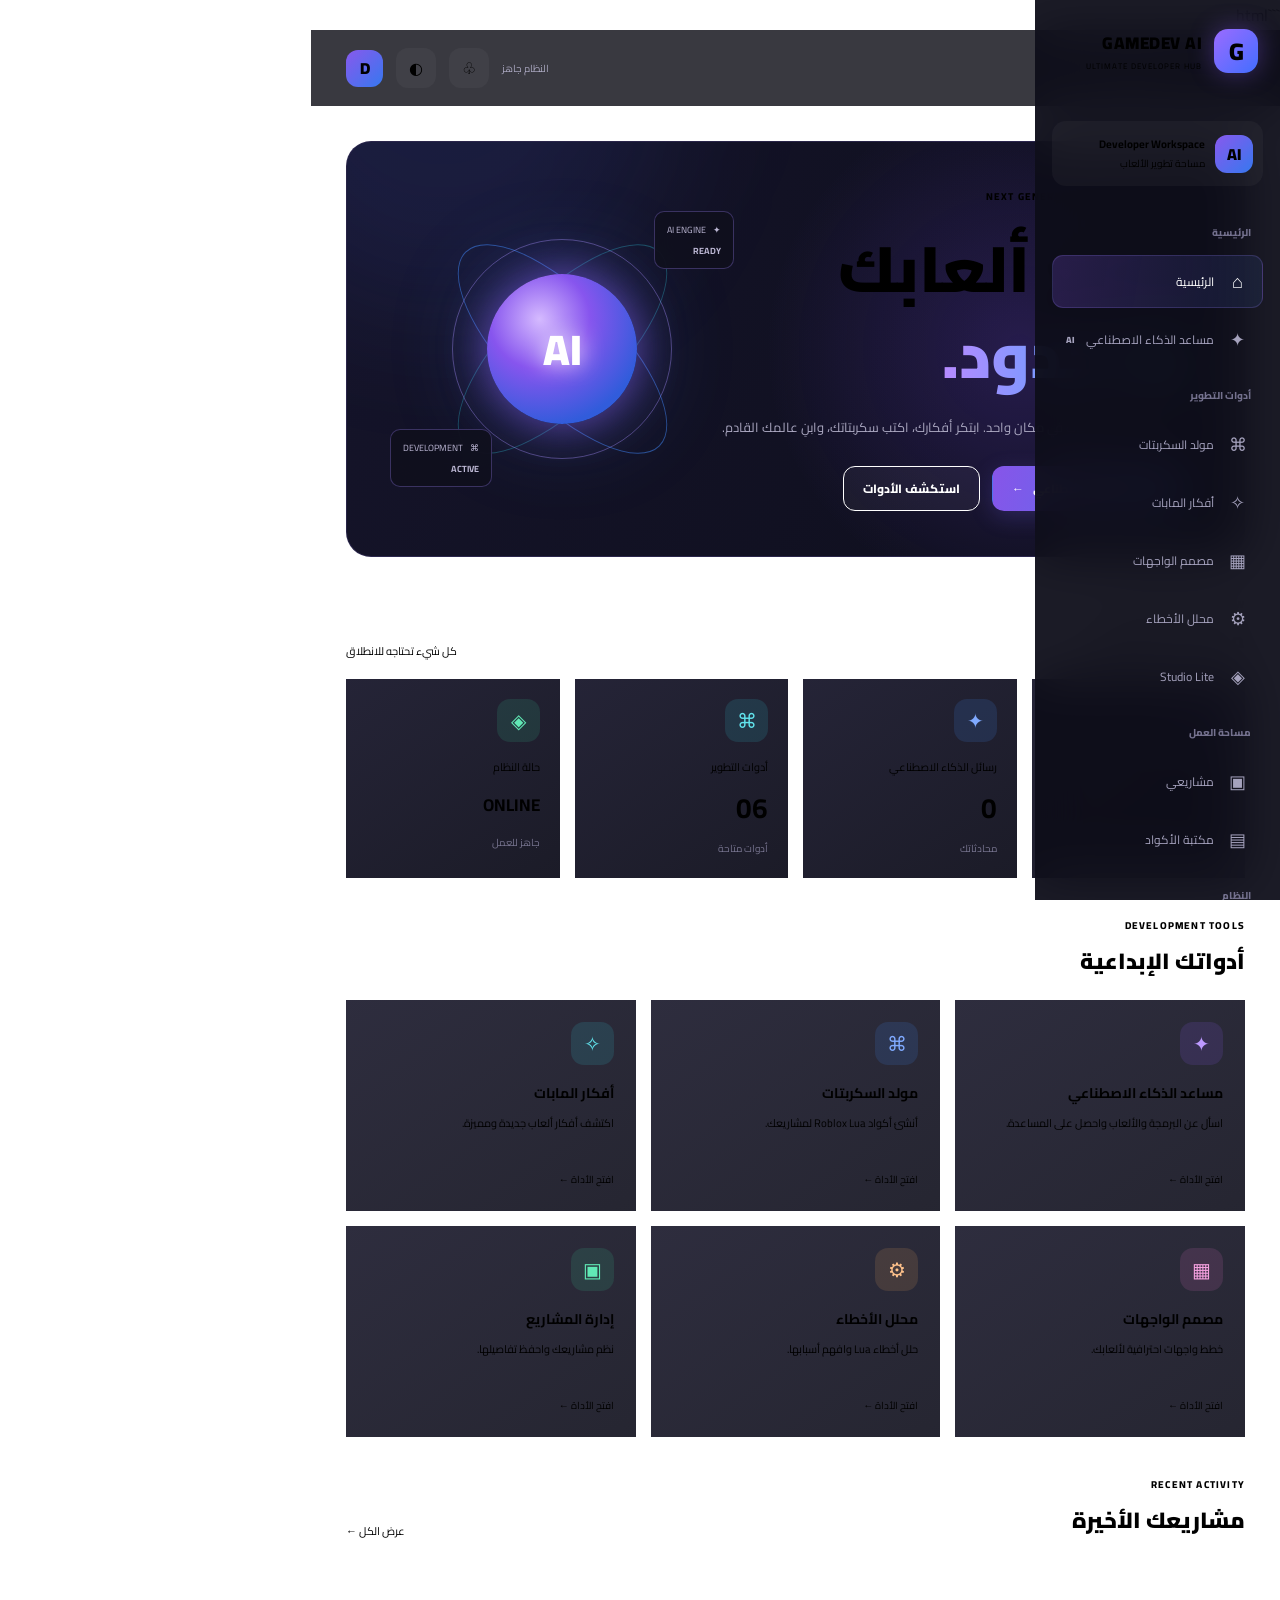
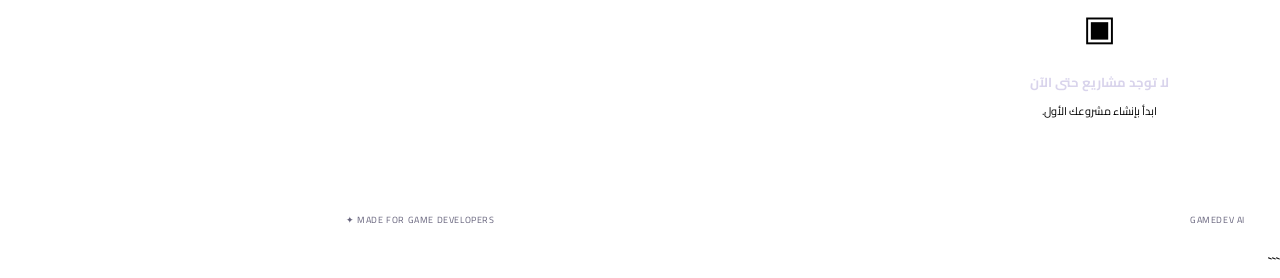
<file: index.html>
```html
<!DOCTYPE html>
<html lang="ar" dir="rtl">
<head>
    <meta charset="UTF-8">
    <meta name="viewport" content="width=device-width, initial-scale=1.0">
    <meta name="theme-color" content="#090914">
    <meta name="description" content="GAMEDEV AI - منصة تطوير ألعاب Roblox بالذكاء الاصطناعي">
    <title>GAMEDEV AI | منصة المطورين</title>

    <link rel="preconnect" href="https://fonts.googleapis.com">
    <link href="https://fonts.googleapis.com/css2?family=Cairo:wght@400;500;600;700;800;900&display=swap" rel="stylesheet">
    <link rel="stylesheet" href="style.css">
</head>

<body>

<div class="app-shell">

    <!-- SIDEBAR -->
    <aside class="sidebar" id="sidebar">

        <div class="brand">
            <div class="brand-icon">G</div>
            <div class="brand-text">
                <h2>GAMEDEV <span>AI</span></h2>
                <small>ULTIMATE DEVELOPER HUB</small>
            </div>
            <button class="icon-button sidebar-close" id="sidebarClose">×</button>
        </div>

        <div class="sidebar-profile">
            <div class="profile-avatar">AI</div>
            <div>
                <strong>Developer Workspace</strong>
                <small>مساحة تطوير الألعاب</small>
            </div>
            <span class="online-dot"></span>
        </div>

        <nav class="navigation">

            <div class="nav-label">الرئيسية</div>

            <button class="nav-item active" data-page="home">
                <span>⌂</span> الرئيسية
            </button>

            <button class="nav-item" data-page="chat">
                <span>✦</span> مساعد الذكاء الاصطناعي
                <span class="nav-badge">AI</span>
            </button>

            <div class="nav-label">أدوات التطوير</div>

            <button class="nav-item" data-page="scripts">
                <span>⌘</span> مولد السكربتات
            </button>

            <button class="nav-item" data-page="ideas">
                <span>✧</span> أفكار المابات
            </button>

            <button class="nav-item" data-page="gui">
                <span>▦</span> مصمم الواجهات
            </button>

            <button class="nav-item" data-page="errors">
                <span>⚙</span> محلل الأخطاء
            </button>

            <button class="nav-item" data-page="studio">
                <span>◈</span> Studio Lite
            </button>

            <div class="nav-label">مساحة العمل</div>

            <button class="nav-item" data-page="projects">
                <span>▣</span> مشاريعي
            </button>

            <button class="nav-item" data-page="library">
                <span>▤</span> مكتبة الأكواد
            </button>

            <div class="nav-label">النظام</div>

            <button class="nav-item" data-page="settings">
                <span>⚙</span> الإعدادات
            </button>

        </nav>

        <div class="sidebar-bottom">
            <div class="sidebar-plan">
                <div class="plan-icon">✦</div>
                <strong>Developer Edition</strong>
                <p>مساحتك الإبداعية لتطوير ألعابك.</p>
            </div>
            <div class="sidebar-footer">
                GAMEDEV AI © 2026
            </div>
        </div>

    </aside>

    <!-- MAIN -->
    <main class="main-content">

        <header class="topbar">

            <div class="topbar-right">
                <button class="icon-button mobile-menu" id="mobileMenu">☰</button>

                <div class="breadcrumb">
                    <span>GAMEDEV AI</span>
                    <span>/</span>
                    <strong id="pageTitle">الرئيسية</strong>
                </div>
            </div>

            <div class="topbar-left">
                <div class="system-status">
                    <span class="online-dot"></span>
                    النظام جاهز
                </div>

                <button class="icon-button notification-btn" title="الإشعارات">♧</button>
                <button class="icon-button" id="themeToggle" title="تغيير المظهر">◐</button>

                <div class="top-avatar">D</div>
            </div>

        </header>

        <div class="page-container">

            <!-- HOME -->
            <section class="page active" id="page-home">

                <div class="hero-section">

                    <div class="hero-content">
                        <div class="hero-tag">
                            <span class="online-dot"></span>
                            NEXT GENERATION DEVELOPMENT
                        </div>

                        <h1>
                            اصنع ألعابك<br>
                            <span>بلا حدود.</span>
                        </h1>

                        <p>
                            كل أدوات تطوير الألعاب في مكان واحد.
                            ابتكر أفكارك، اكتب سكربتاتك، وابنِ عالمك القادم.
                        </p>

                        <div class="hero-actions">
                            <button class="primary-button" onclick="navigate('chat')">
                                ابدأ مع الذكاء الاصطناعي <span>←</span>
                            </button>

                            <button class="secondary-button" onclick="navigate('scripts')">
                                استكشف الأدوات
                            </button>
                        </div>
                    </div>

                    <div class="hero-visual">
                        <div class="orb-ring ring-one"></div>
                        <div class="orb-ring ring-two"></div>
                        <div class="orb-ring ring-three"></div>
                        <div class="ai-orb">
                            <div class="orb-core">AI</div>
                        </div>
                        <div class="floating-card card-top">
                            <span>✦</span> AI ENGINE
                            <strong>READY</strong>
                        </div>
                        <div class="floating-card card-bottom">
                            <span>⌘</span> DEVELOPMENT
                            <strong>ACTIVE</strong>
                        </div>
                    </div>

                </div>

                <div class="section-heading">
                    <div>
                        <span class="section-kicker">WORKSPACE OVERVIEW</span>
                        <h2>مساحة التطوير</h2>
                    </div>
                    <span class="section-description">كل شيء تحتاجه للانطلاق</span>
                </div>

                <div class="stats-grid">

                    <div class="stat-card">
                        <div class="stat-icon purple">▣</div>
                        <span>المشاريع</span>
                        <strong id="projectCount">0</strong>
                        <small>إجمالي مشاريعك</small>
                    </div>

                    <div class="stat-card">
                        <div class="stat-icon blue">✦</div>
                        <span>رسائل الذكاء الاصطناعي</span>
                        <strong id="messageCount">0</strong>
                        <small>محادثاتك</small>
                    </div>

                    <div class="stat-card">
                        <div class="stat-icon cyan">⌘</div>
                        <span>أدوات التطوير</span>
                        <strong>06</strong>
                        <small>أدوات متاحة</small>
                    </div>

                    <div class="stat-card">
                        <div class="stat-icon green">◈</div>
                        <span>حالة النظام</span>
                        <strong class="status-text">ONLINE</strong>
                        <small>جاهز للعمل</small>
                    </div>

                </div>

                <div class="section-heading">
                    <div>
                        <span class="section-kicker">DEVELOPMENT TOOLS</span>
                        <h2>أدواتك الإبداعية</h2>
                    </div>
                </div>

                <div class="tools-grid">

                    <article class="tool-card" onclick="navigate('chat')">
                        <div class="tool-icon purple">✦</div>
                        <h3>مساعد الذكاء الاصطناعي</h3>
                        <p>اسأل عن البرمجة والألعاب واحصل على المساعدة.</p>
                        <span>افتح الأداة ←</span>
                    </article>

                    <article class="tool-card" onclick="navigate('scripts')">
                        <div class="tool-icon blue">⌘</div>
                        <h3>مولد السكربتات</h3>
                        <p>أنشئ أكواد Roblox Lua لمشاريعك.</p>
                        <span>افتح الأداة ←</span>
                    </article>

                    <article class="tool-card" onclick="navigate('ideas')">
                        <div class="tool-icon cyan">✧</div>
                        <h3>أفكار المابات</h3>
                        <p>اكتشف أفكار ألعاب جديدة ومميزة.</p>
                        <span>افتح الأداة ←</span>
                    </article>

                    <article class="tool-card" onclick="navigate('gui')">
                        <div class="tool-icon pink">▦</div>
                        <h3>مصمم الواجهات</h3>
                        <p>خطط واجهات احترافية لألعابك.</p>
                        <span>افتح الأداة ←</span>
                    </article>

                    <article class="tool-card" onclick="navigate('errors')">
                        <div class="tool-icon orange">⚙</div>
                        <h3>محلل الأخطاء</h3>
                        <p>حلل أخطاء Lua وافهم أسبابها.</p>
                        <span>افتح الأداة ←</span>
                    </article>

                    <article class="tool-card" onclick="navigate('projects')">
                        <div class="tool-icon green">▣</div>
                        <h3>إدارة المشاريع</h3>
                        <p>نظم مشاريعك واحفظ تفاصيلها.</p>
                        <span>افتح الأداة ←</span>
                    </article>

                </div>

                <div class="section-heading">
                    <div>
                        <span class="section-kicker">RECENT ACTIVITY</span>
                        <h2>مشاريعك الأخيرة</h2>
                    </div>
                    <button class="text-button" onclick="navigate('projects')">عرض الكل ←</button>
                </div>

                <div class="recent-projects" id="homeRecentProjects">
                    <div class="empty-state">
                        <div>▣</div>
                        <strong>لا توجد مشاريع حتى الآن</strong>
                        <p>ابدأ بإنشاء مشروعك الأول.</p>
                    </div>
                </div>

            </section>

            <!-- CHAT -->
            <section class="page" id="page-chat">

                <div class="page-heading">
                    <span class="section-kicker">AI ASSISTANT</span>
                    <h1>مساعد المطور الذكي</h1>
                    <p>اسأل، خطط، واطلب المساعدة في تطوير ألعابك.</p>
                </div>

                <div class="chat-layout">

                    <div class="chat-main">
                        <div class="chat-header">
                            <div class="ai-avatar">✦</div>
                            <div>
                                <strong>GAMEDEV AI</strong>
                                <small><span class="online-dot"></span> مساعد التطوير</small>
                            </div>
                            <button class="text-button" id="clearChat">مسح المحادثة</button>
                        </div>

                        <div class="chat-messages" id="chatMessages">
                            <div class="message assistant">
                                <div class="message-avatar">AI</div>
                                <div class="message-content">
                                    <strong>GAMEDEV AI</strong>
                                    <p>مرحباً بك! كيف أقدر أساعدك في تطوير لعبتك اليوم؟</p>
                                </div>
                            </div>
                        </div>

                        <form class="chat-form" id="chatForm">
                            <textarea id="chatInput" placeholder="اكتب سؤالك عن تطوير الألعاب..." rows="1"></textarea>
                            <button type="submit" class="send-button" id="sendChat">➤</button>
                        </form>
                        <small class="chat-note">تحقق من الأكواد واختبرها داخل Roblox Studio قبل استخدامها.</small>
                    </div>

                </div>

            </section>

            <!-- SCRIPTS -->
            <section class="page" id="page-scripts">

                <div class="page-heading">
                    <span class="section-kicker">LUA SCRIPT GENERATOR</span>
                    <h1>مولد السكربتات</h1>
                    <p>أنشئ سكربتات Roblox Lua حسب احتياجات لعبتك.</p>
                </div>

                <div class="workspace-grid">

                    <div class="panel">
                        <h2>إعداد السكربت</h2>

                        <label for="scriptCategory">نوع السكربت</label>
                        <select id="scriptCategory">
                            <option value="leaderstats">Leaderstats</option>
                            <option value="datastore">DataStore</option>
                            <option value="shop">متجر</option>
                            <option value="rebirth">Rebirth</option>
                            <option value="levels">نظام المستويات</option>
                            <option value="teleport">Teleport</option>
                            <option value="gui">واجهات GUI</option>
                            <option value="rounds">نظام الجولات</option>
                            <option value="admin">نظام الإدارة</option>
                            <option value="custom">مخصص</option>
                        </select>

                        <label for="scriptDetails">تفاصيل إضافية</label>
                        <textarea id="scriptDetails" placeholder="اكتب تفاصيل السكربت المطلوب..."></textarea>

                        <button class="primary-button full-button" id="generateScriptBtn" type="button" onclick="generateScript()">
                            ✦ إنشاء السكربت
                        </button>
                    </div>

                    <div class="panel editor-panel">
                        <div class="editor-heading">
                            <h2>محرر الأكواد</h2>
                            <span id="editorStatus">READY</span>
                        </div>

                        <div class="editor-toolbar">
                            <span>Lua</span>
                            <div>
                                <button id="copyCode" type="button" onclick="copyCode()">نسخ</button>
                                <button id="downloadCode" type="button" onclick="downloadCode()">تحميل</button>
                            </div>
                        </div>

                        <textarea id="codeEditor" class="code-editor" spellcheck="false" placeholder="سيظهر السكربت هنا..."></textarea>
                        <div id="lineNumbers" class="line-numbers"></div>
                    </div>

                </div>

            </section>

            <!-- IDEAS -->
            <section class="page" id="page-ideas">

                <div class="page-heading">
                    <span class="section-kicker">GAME IDEA LAB</span>
                    <h1>مختبر الأفكار</h1>
                    <p>حوّل أفكارك إلى مشاريع ألعاب قابلة للتطوير.</p>
                </div>

                <div class="panel generator-panel">
                    <label for="ideaCategory">نوع اللعبة</label>
                    <select id="ideaCategory">
                        <option value="عالم مفتوح">عالم مفتوح</option>
                        <option value="محاكاة واقعية">محاكاة واقعية</option>
                        <option value="رعب">رعب</option>
                        <option value="مغامرات">مغامرات</option>
                        <option value="حياة واقعية">حياة واقعية</option>
                        <option value="تحديات">تحديات</option>
                        <option value="قتال">قتال</option>
                        <option value="اقتصاد">اقتصاد</option>
                        <option value="بقاء">بقاء</option>
                    </select>

                    <label for="ideaDetails">وش تبي في لعبتك؟</label>
                    <textarea id="ideaDetails" placeholder="مثلاً: وظائف، ترقيات، اقتصاد، سيارات..."></textarea>

                    <button class="primary-button" id="generateIdeaBtn" type="button" onclick="generateIdea()">✦ ولّد فكرة جديدة</button>
                </div>

                <div class="result-panel" id="ideaResult">
                    <div class="empty-state">
                        <div>✧</div>
                        <strong>فكرتك القادمة تبدأ هنا</strong>
                        <p>اختر نوع اللعبة واضغط إنشاء.</p>
                    </div>
                </div>

            </section>

            <!-- GUI -->
            <section class="page" id="page-gui">

                <div class="page-heading">
                    <span class="section-kicker">INTERFACE DESIGNER</span>
                    <h1>مصمم الواجهات</h1>
                    <p>خطط واجهات ألعابك بطريقة منظمة.</p>
                </div>

                <div class="panel generator-panel">
                    <label for="guiCategory">نوع الواجهة</label>
                    <select id="guiCategory">
                        <option value="Main Menu">القائمة الرئيسية</option>
                        <option value="Shop">المتجر</option>
                        <option value="Inventory">الحقيبة</option>
                        <option value="Stats">الإحصائيات</option>
                        <option value="Settings">الإعدادات</option>
                        <option value="Admin Panel">لوحة الإدارة</option>
                        <option value="Loading Screen">شاشة التحميل</option>
                    </select>

                    <label for="guiDetails">تفاصيل التصميم</label>
                    <textarea id="guiDetails" placeholder="الألوان، الأزرار، المميزات..."></textarea>

                    <button class="primary-button" id="generateGUIBtn" type="button" onclick="generateGUI()">✦ إنشاء مخطط الواجهة</button>
                </div>

                <div class="result-panel" id="guiResult">
                    <div class="empty-state">
                        <div>▦</div>
                        <strong>مساحة تصميم الواجهات</strong>
                        <p>حدد نوع الواجهة للبدء.</p>
                    </div>
                </div>

            </section>

            <!-- ERRORS -->
            <section class="page" id="page-errors">

                <div class="page-heading">
                    <span class="section-kicker">ERROR ANALYZER</span>
                    <h1>محلل الأخطاء</h1>
                    <p>أدخل رسالة الخطأ للحصول على تفسير وخطوات إصلاح.</p>
                </div>

                <div class="panel generator-panel">
                    <label for="errorInput">رسالة الخطأ أو الكود</label>
                    <textarea id="errorInput" placeholder="الصق رسالة الخطأ هنا..."></textarea>

                    <button class="primary-button" id="analyzeErrorBtn" type="button" onclick="analyzeError()">⚙ تحليل الخطأ</button>
                </div>

                <div class="result-panel" id="errorResult">
                    <div class="empty-state">
                        <div>⚙</div>
                        <strong>بانتظار الخطأ</strong>
                        <p>أدخل رسالة الخطأ واضغط تحليل.</p>
                    </div>
                </div>

            </section>

            <!-- PROJECTS -->
            <section class="page" id="page-projects">

                <div class="page-heading">
                    <span class="section-kicker">PROJECT MANAGEMENT</span>
                    <h1>مشاريعي</h1>
                    <p>أنشئ مشاريعك واحفظ تفاصيلها في مساحة العمل.</p>
                </div>

                <div class="panel project-form">
                    <h2>إنشاء مشروع جديد</h2>

                    <label for="projectName">اسم المشروع</label>
                    <input id="projectName" type="text" placeholder="اسم لعبتك">

                    <label for="projectDescription">وصف المشروع</label>
                    <textarea id="projectDescription" placeholder="اكتب وصفاً مختصراً للمشروع..."></textarea>

                    <button class="primary-button" id="createProjectBtn" type="button" onclick="addProject()">+ إضافة مشروع</button>
                </div>

                <div class="projects-grid" id="projectsList"></div>

            </section>

            <!-- LIBRARY -->
            <section class="page" id="page-library">

                <div class="page-heading">
                    <span class="section-kicker">CODE LIBRARY</span>
                    <h1>مكتبة الأكواد</h1>
                    <p>مكان لحفظ الأكواد والرجوع إليها.</p>
                </div>

                <div class="panel">
                    <label for="libraryInput">أضف كوداً إلى مكتبتك</label>
                    <textarea id="libraryInput" placeholder="الصق الكود هنا..."></textarea>
                    <input id="libraryName" type="text" placeholder="اسم الكود">
                    <button class="primary-button" id="saveLibraryBtn" type="button">حفظ الكود</button>
                    <div id="libraryList"></div>
                </div>

            </section>

            <!-- STUDIO -->
            <section class="page" id="page-studio">

                <div class="page-heading">
                    <span class="section-kicker">STUDIO LITE</span>
                    <h1>Studio Lite</h1>
                    <p>افتح بيئة Studio Lite الخاصة بالمشروع.</p>
                </div>

                <div class="panel studio-card">
                    <div class="tool-icon purple">◈</div>
                    <h2>GAMEDEV Studio Lite</h2>
                    <p>انتقل إلى مساحة Studio Lite.</p>
                    <a href="studio-lite.html" class="primary-button">فتح Studio Lite ←</a>
                </div>

            </section>

            <!-- SETTINGS -->
            <section class="page" id="page-settings">

                <div class="page-heading">
                    <span class="section-kicker">SYSTEM SETTINGS</span>
                    <h1>الإعدادات</h1>
                    <p>تحكم في إعدادات مساحة التطوير.</p>
                </div>

                <div class="panel settings-panel">
                    <div class="setting-row">
                        <div>
                            <strong>المظهر الداكن</strong>
                            <p>تغيير مظهر مساحة العمل.</p>
                        </div>
                        <button class="secondary-button" id="settingsThemeToggle">تغيير المظهر</button>
                    </div>

                    <div class="setting-row">
                        <div>
                            <strong>مسح بيانات الموقع</strong>
                            <p>حذف المشاريع والمحادثات المحفوظة محلياً.</p>
                        </div>
                        <button class="danger-button" id="resetAllData" onclick="resetAllData()">مسح البيانات</button>
                    </div>

                    <div class="setting-row">
                        <div>
                            <strong>حول GAMEDEV AI</strong>
                            <p>منصة مساعدة لمطوري الألعاب.</p>
                        </div>
                        <span>VERSION 2.0</span>
                    </div>
                </div>

            </section>

        </div>

        <footer class="main-footer">
            <span>GAMEDEV AI</span>
            <span>MADE FOR GAME DEVELOPERS ✦</span>
        </footer>

    </main>

</div>

<div id="toast" class="toast">
    <span id="toastMessage"></span>
</div>

<script src="script.js"></script>

</body>
</html>
```
</file>
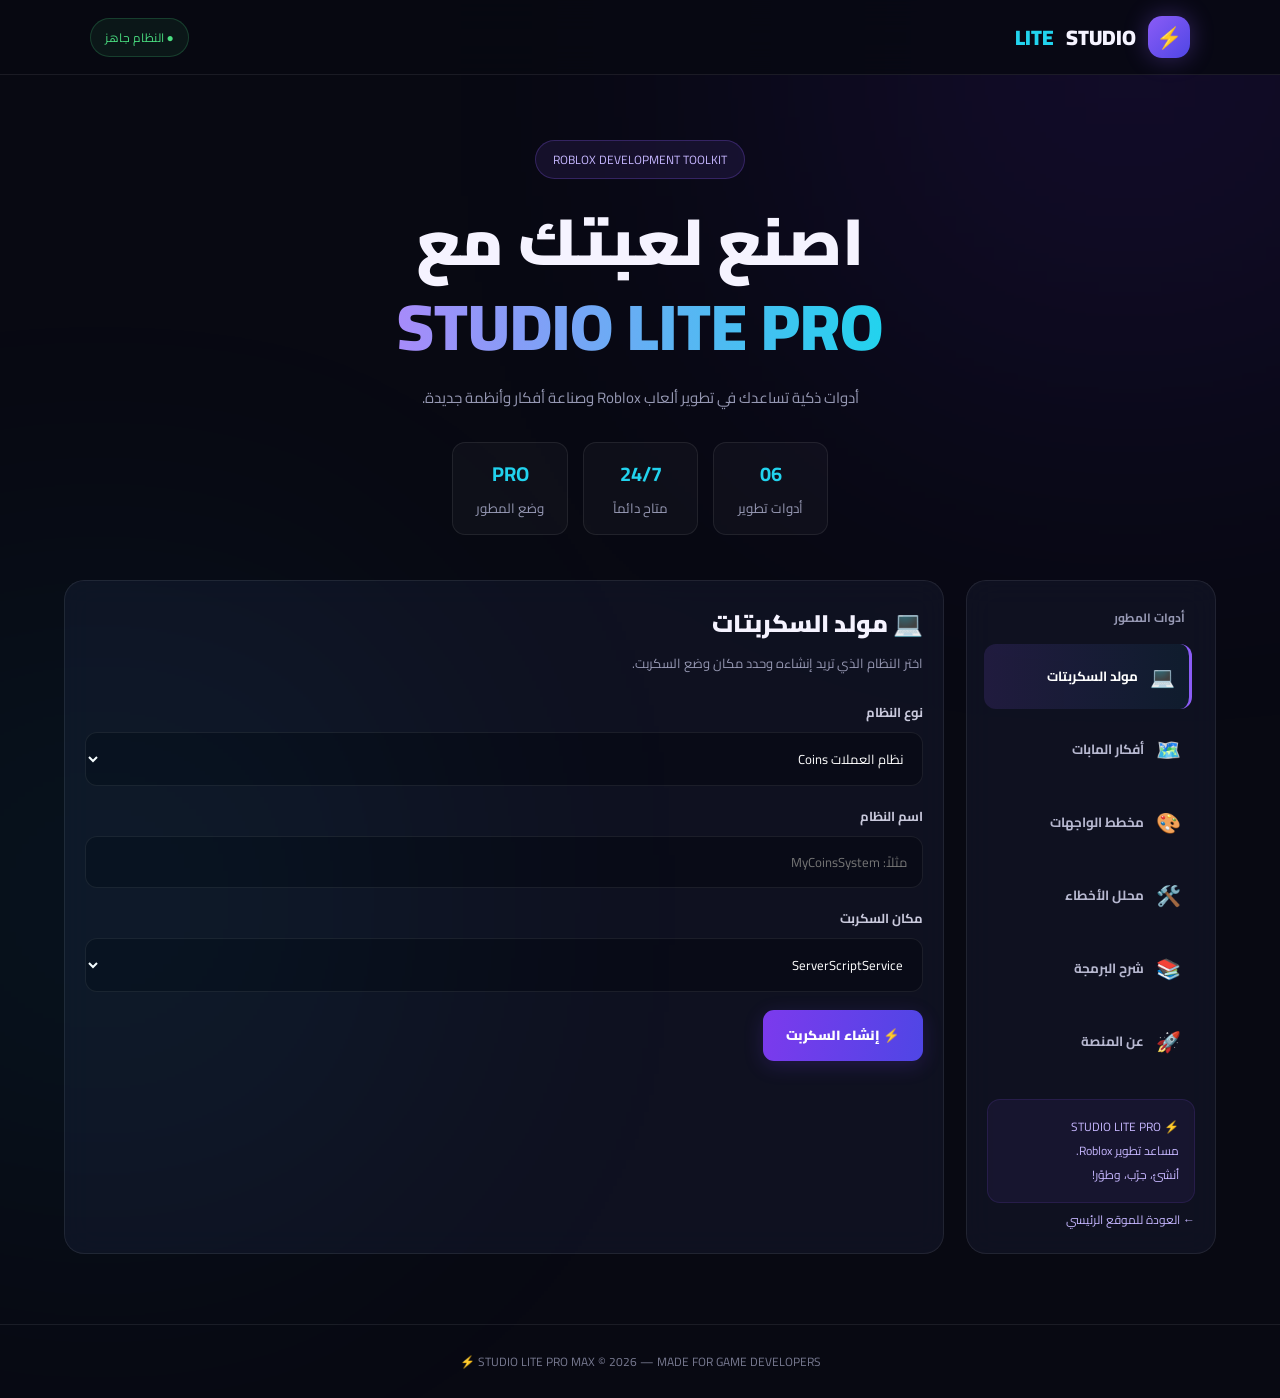
<file: studio-lite.html>
<!DOCTYPE html>
<html lang="ar" dir="rtl">
<head>
<meta charset="UTF-8">
<meta name="viewport" content="width=device-width, initial-scale=1.0">
<title>STUDIO LITE PRO MAX</title>

<link href="https://fonts.googleapis.com/css2?family=Cairo:wght@400;500;600;700;800;900&display=swap" rel="stylesheet">

<style>
:root {
    --bg: #080912;
    --panel: #111323;
    --panel2: #171a2e;
    --purple: #8b5cf6;
    --cyan: #22d3ee;
    --text: #f5f3ff;
    --muted: #9698b3;
    --border: rgba(255,255,255,.08);
}

* {
    margin: 0;
    padding: 0;
    box-sizing: border-box;
}

body {
    font-family: 'Cairo', sans-serif;
    background: var(--bg);
    color: var(--text);
    min-height: 100vh;
    overflow-x: hidden;
}

body::before {
    content: "";
    position: fixed;
    width: 600px;
    height: 600px;
    background: #702cff;
    filter: blur(180px);
    opacity: .13;
    top: -250px;
    right: -150px;
    pointer-events: none;
}

body::after {
    content: "";
    position: fixed;
    width: 500px;
    height: 500px;
    background: #00d9ff;
    filter: blur(180px);
    opacity: .08;
    bottom: -250px;
    left: -150px;
    pointer-events: none;
}

button, input, textarea, select {
    font-family: inherit;
}

button {
    cursor: pointer;
    border: none;
}

.navbar {
    position: sticky;
    top: 0;
    z-index: 100;
    height: 75px;
    padding: 0 7%;
    display: flex;
    align-items: center;
    justify-content: space-between;
    background: rgba(8,9,18,.85);
    backdrop-filter: blur(20px);
    border-bottom: 1px solid var(--border);
}

.logo {
    display: flex;
    align-items: center;
    gap: 12px;
    font-size: 21px;
    font-weight: 900;
}

.logo-icon {
    width: 42px;
    height: 42px;
    display: grid;
    place-items: center;
    border-radius: 14px;
    background: linear-gradient(135deg,var(--purple),#4f46e5);
    box-shadow: 0 0 25px #8b5cf655;
}

.logo span {
    color: var(--cyan);
}

.nav-status {
    color: #4ade80;
    font-size: 12px;
    background: #4ade8012;
    padding: 7px 14px;
    border-radius: 30px;
    border: 1px solid #4ade8033;
}

.container {
    width: min(1200px, 90%);
    margin: auto;
}

.hero {
    text-align: center;
    padding: 65px 15px 45px;
    position: relative;
}

.hero-badge {
    display: inline-block;
    color: #c4b5fd;
    background: #8b5cf61a;
    border: 1px solid #8b5cf644;
    padding: 7px 17px;
    border-radius: 30px;
    font-size: 12px;
    margin-bottom: 20px;
}

.hero h1 {
    font-size: clamp(35px,6vw,65px);
    font-weight: 900;
    line-height: 1.3;
}

.gradient-text {
    background: linear-gradient(90deg,#a78bfa,#22d3ee,#a78bfa);
    background-size: 200%;
    -webkit-background-clip: text;
    color: transparent;
    animation: gradient 5s linear infinite;
}

@keyframes gradient {
    to { background-position: 200%; }
}

.hero p {
    color: var(--muted);
    margin-top: 15px;
    font-size: 15px;
}

.stats {
    display: flex;
    justify-content: center;
    gap: 15px;
    flex-wrap: wrap;
    margin-top: 30px;
}

.stat {
    background: #ffffff08;
    border: 1px solid var(--border);
    border-radius: 13px;
    padding: 12px 23px;
    min-width: 115px;
}

.stat strong {
    display: block;
    color: var(--cyan);
    font-size: 20px;
}

.stat small {
    color: var(--muted);
}

.main-grid {
    display: grid;
    grid-template-columns: 250px 1fr;
    gap: 22px;
    padding-bottom: 70px;
}

.sidebar, .workspace {
    background: rgba(17,19,35,.88);
    border: 1px solid var(--border);
    border-radius: 20px;
    padding: 20px;
    backdrop-filter: blur(15px);
}

.sidebar h3 {
    color: var(--muted);
    font-size: 12px;
    margin: 5px 10px 15px;
}

.tool-btn {
    width: 100%;
    display: flex;
    align-items: center;
    gap: 12px;
    text-align: right;
    padding: 14px;
    margin-bottom: 8px;
    border-radius: 12px;
    color: #b7b8d0;
    background: transparent;
    transition: .25s;
    font-weight: 700;
}

.tool-btn:hover, .tool-btn.active {
    background: linear-gradient(90deg,#8b5cf625,#22d3ee10);
    color: white;
    transform: translateX(-3px);
    border-right: 3px solid var(--purple);
}

.tool-icon {
    font-size: 20px;
}

.sidebar-info {
    margin-top: 25px;
    padding: 15px;
    background: #8b5cf612;
    border: 1px solid #8b5cf622;
    border-radius: 13px;
    font-size: 12px;
    color: #c4b5fd;
    line-height: 2;
}

.workspace {
    min-height: 570px;
}

.tool-page {
    display: none;
    animation: appear .3s ease;
}

.tool-page.active {
    display: block;
}

@keyframes appear {
    from { opacity: 0; transform: translateY(10px); }
    to { opacity: 1; transform: translateY(0); }
}

.page-heading {
    margin-bottom: 25px;
}

.page-heading h2 {
    font-size: 24px;
    font-weight: 900;
}

.page-heading p {
    color: var(--muted);
    font-size: 13px;
    margin-top: 5px;
}

.field {
    margin-bottom: 18px;
}

.field label {
    display: block;
    font-size: 13px;
    color: #c9c9dc;
    margin-bottom: 8px;
    font-weight: 700;
}

.field input, .field textarea, .field select {
    width: 100%;
    background: #090b17;
    border: 1px solid var(--border);
    border-radius: 12px;
    color: white;
    outline: none;
    padding: 13px 15px;
    font-size: 13px;
    transition: .2s;
}

.field input:focus, .field textarea:focus, .field select:focus {
    border-color: var(--purple);
    box-shadow: 0 0 0 3px #8b5cf61a;
}

.field textarea {
    resize: vertical;
    min-height: 110px;
}

.field select option {
    background: #111323;
}

.primary-btn {
    background: linear-gradient(100deg,#7c3aed,#4f46e5);
    color: white;
    padding: 13px 23px;
    border-radius: 11px;
    font-weight: 900;
    transition: .25s;
    box-shadow: 0 5px 20px #7c3aed33;
}

.primary-btn:hover {
    transform: translateY(-2px);
    box-shadow: 0 8px 30px #7c3aed66;
}

.secondary-btn {
    background: #ffffff0b;
    color: white;
    border: 1px solid var(--border);
    padding: 11px 17px;
    border-radius: 10px;
    font-weight: 700;
}

.output {
    margin-top: 25px;
    display: none;
    background: #090b17;
    border: 1px solid var(--border);
    border-radius: 15px;
    overflow: hidden;
}

.output.show {
    display: block;
    animation: appear .3s ease;
}

.output-header {
    padding: 13px 16px;
    display: flex;
    justify-content: space-between;
    align-items: center;
    background: #ffffff06;
    border-bottom: 1px solid var(--border);
    gap: 10px;
    flex-wrap: wrap;
}

.output-header strong {
    font-size: 13px;
}

.output-actions {
    display: flex;
    gap: 7px;
}

.small-btn {
    padding: 7px 12px;
    border-radius: 8px;
    color: white;
    background: #8b5cf626;
    font-size: 11px;
}

.output pre {
    padding: 20px;
    overflow-x: auto;
    direction: ltr;
    text-align: left;
    color: #a5f3fc;
    font: 13px/1.8 Consolas, monospace;
    white-space: pre;
    min-height: 100px;
}

.result-text {
    padding: 20px;
    line-height: 2.2;
    color: #deddf1;
    font-size: 14px;
    white-space: pre-wrap;
}

.cards {
    display: grid;
    grid-template-columns: repeat(2,1fr);
    gap: 13px;
    margin-top: 20px;
}

.feature-card {
    padding: 17px;
    border-radius: 14px;
    background: #ffffff06;
    border: 1px solid var(--border);
}

.feature-card strong {
    display: block;
    margin-bottom: 7px;
}

.feature-card p {
    color: var(--muted);
    font-size: 12px;
    line-height: 1.9;
}

.footer {
    text-align: center;
    padding: 25px;
    color: #777990;
    border-top: 1px solid var(--border);
    font-size: 12px;
}

.toast {
    position: fixed;
    bottom: 25px;
    left: 25px;
    z-index: 9999;
    background: #171a2e;
    border: 1px solid #8b5cf6;
    color: white;
    padding: 13px 20px;
    border-radius: 12px;
    opacity: 0;
    transform: translateY(20px);
    transition: .3s;
    pointer-events: none;
}

.toast.show {
    opacity: 1;
    transform: translateY(0);
}

.back-link {
    text-decoration: none;
    color: #c4b5fd;
    font-size: 12px;
}

@media(max-width:850px) {
    .main-grid {
        grid-template-columns: 1fr;
    }

    .sidebar {
        display: grid;
        grid-template-columns: repeat(2,1fr);
        gap: 5px;
    }

    .sidebar h3, .sidebar-info {
        grid-column: 1/-1;
    }

    .tool-btn {
        margin: 0;
    }
}

@media(max-width:550px) {
    .navbar {
        padding: 0 5%;
    }

    .hero {
        padding-top: 45px;
    }

    .sidebar {
        grid-template-columns: 1fr 1fr;
    }

    .cards {
        grid-template-columns: 1fr;
    }

    .workspace {
        padding: 15px;
    }
}
</style>
</head>

<body>

<nav class="navbar">
    <div class="logo">
        <div class="logo-icon">⚡</div>
        STUDIO <span>LITE</span>
    </div>

    <div class="nav-status">● النظام جاهز</div>
</nav>

<section class="hero">
    <div class="hero-badge">ROBLOX DEVELOPMENT TOOLKIT</div>

    <h1>
        اصنع لعبتك مع
        <br>
        <span class="gradient-text">STUDIO LITE PRO</span>
    </h1>

    <p>أدوات ذكية تساعدك في تطوير ألعاب Roblox وصناعة أفكار وأنظمة جديدة.</p>

    <div class="stats">
        <div class="stat">
            <strong>06</strong>
            <small>أدوات تطوير</small>
        </div>

        <div class="stat">
            <strong>24/7</strong>
            <small>متاح دائماً</small>
        </div>

        <div class="stat">
            <strong>PRO</strong>
            <small>وضع المطور</small>
        </div>
    </div>
</section>

<main class="container">
<div class="main-grid">

<aside class="sidebar">
    <h3>أدوات المطور</h3>

    <button class="tool-btn active" onclick="openTool('script',this)">
        <span class="tool-icon">💻</span>
        مولد السكربتات
    </button>

    <button class="tool-btn" onclick="openTool('ideas',this)">
        <span class="tool-icon">🗺️</span>
        أفكار المابات
    </button>

    <button class="tool-btn" onclick="openTool('gui',this)">
        <span class="tool-icon">🎨</span>
        مخطط الواجهات
    </button>

    <button class="tool-btn" onclick="openTool('errors',this)">
        <span class="tool-icon">🛠️</span>
        محلل الأخطاء
    </button>

    <button class="tool-btn" onclick="openTool('explain',this)">
        <span class="tool-icon">📚</span>
        شرح البرمجة
    </button>

    <button class="tool-btn" onclick="openTool('about',this)">
        <span class="tool-icon">🚀</span>
        عن المنصة
    </button>

    <div class="sidebar-info">
        ⚡ STUDIO LITE PRO
        <br>
        مساعد تطوير Roblox.
        <br>
        أنشئ، جرّب، وطوّر!
    </div>

    <a class="back-link" href="index.html">← العودة للموقع الرئيسي</a>
</aside>

<section class="workspace">

<!-- SCRIPT GENERATOR -->
<div class="tool-page active" id="page-script">

    <div class="page-heading">
        <h2>💻 مولد السكربتات</h2>
        <p>اختر النظام الذي تريد إنشاءه وحدد مكان وضع السكربت.</p>
    </div>

    <div class="field">
        <label>نوع النظام</label>
        <select id="scriptType">
            <option value="coins">نظام العملات Coins</option>
            <option value="leaderstats">نظام Leaderstats</option>
            <option value="speed">زيادة السرعة Speed Pad</option>
            <option value="kill">Kill Brick</option>
            <option value="checkpoint">Checkpoint</option>
            <option value="door">باب يحتاج نقاط</option>
            <option value="rebirth">نظام Rebirth</option>
            <option value="teleport">نظام Teleport</option>
            <option value="heal">منطقة علاج</option>
        </select>
    </div>

    <div class="field">
        <label>اسم النظام</label>
        <input id="scriptName" placeholder="مثلاً: MyCoinsSystem">
    </div>

    <div class="field">
        <label>مكان السكربت</label>
        <select id="scriptLocation">
            <option>ServerScriptService</option>
            <option>StarterPlayerScripts</option>
            <option>StarterGui</option>
            <option>Workspace</option>
            <option>ReplicatedStorage</option>
        </select>
    </div>

    <button class="primary-btn" onclick="generateScript()">⚡ إنشاء السكربت</button>

    <div class="output" id="scriptOutput">
        <div class="output-header">
            <strong>📄 Script Output</strong>
            <div class="output-actions">
                <button class="small-btn" onclick="copyOutput('scriptCode')">نسخ</button>
                <button class="small-btn" onclick="downloadOutput('scriptCode','RobloxScript.lua')">تحميل Lua</button>
            </div>
        </div>
        <pre id="scriptCode"></pre>
    </div>

</div>

<!-- MAP IDEAS -->
<div class="tool-page" id="page-ideas">

    <div class="page-heading">
        <h2>🗺️ مولد أفكار المابات</h2>
        <p>اكتشف أفكار جديدة لمابات Roblox.</p>
    </div>

    <div class="field">
        <label>نوع الماب</label>
        <select id="mapType">
            <option value="random">فكرة عشوائية</option>
            <option value="life">حياة واقعية</option>
            <option value="horror">رعب وبقاء</option>
            <option value="simulator">Simulator</option>
            <option value="obby">Obby</option>
            <option value="roleplay">Roleplay</option>
            <option value="survival">نجاة وتحديات</option>
        </select>
    </div>

    <div class="field">
        <label>تفاصيل إضافية (اختياري)</label>
        <textarea id="mapDetails" placeholder="مثلاً: أبي ماب عربي فيه وظائف وترقيات..."></textarea>
    </div>

    <button class="primary-btn" onclick="generateMap()">🌌 ابتكر فكرة ماب</button>

    <div class="output" id="mapOutput">
        <div class="output-header">
            <strong>💡 فكرة الماب</strong>
            <div class="output-actions">
                <button class="small-btn" onclick="copyOutput('mapResult')">نسخ</button>
                <button class="small-btn" onclick="downloadOutput('mapResult','MapIdea.txt')">تحميل</button>
            </div>
        </div>
        <div class="result-text" id="mapResult"></div>
    </div>

</div>

<!-- GUI PLANNER -->
<div class="tool-page" id="page-gui">

    <div class="page-heading">
        <h2>🎨 مخطط واجهات GUI</h2>
        <p>جهّز تصوراً أولياً لواجهات لعبتك.</p>
    </div>

    <div class="field">
        <label>نوع الواجهة</label>
        <select id="guiType">
            <option value="shop">متجر Shop</option>
            <option value="inventory">حقيبة Inventory</option>
            <option value="stats">الإحصائيات Stats</option>
            <option value="admin">لوحة الإدارة Admin</option>
            <option value="rebirth">واجهة Rebirth</option>
            <option value="settings">الإعدادات Settings</option>
            <option value="loading">شاشة التحميل Loading</option>
        </select>
    </div>

    <div class="field">
        <label>اسم لعبتك</label>
        <input id="gameName" placeholder="اسم اللعبة">
    </div>

    <button class="primary-btn" onclick="generateGUI()">🎨 إنشاء مخطط الواجهة</button>

    <div class="output" id="guiOutput">
        <div class="output-header">
            <strong>📐 GUI Structure</strong>
            <div class="output-actions">
                <button class="small-btn" onclick="copyOutput('guiResult')">نسخ</button>
                <button class="small-btn" onclick="downloadOutput('guiResult','GUIPlan.txt')">تحميل</button>
            </div>
        </div>
        <div class="result-text" id="guiResult"></div>
    </div>

</div>

<!-- ERROR ANALYZER -->
<div class="tool-page" id="page-errors">

    <div class="page-heading">
        <h2>🛠️ محلل الأخطاء</h2>
        <p>ضع رسالة الخطأ أو الكود لتحصل على إرشادات تساعدك في إصلاحه.</p>
    </div>

    <div class="field">
        <label>رسالة الخطأ أو الكود</label>
        <textarea id="errorInput" style="min-height:170px" placeholder="الصق الخطأ هنا..."></textarea>
    </div>

    <button class="primary-btn" onclick="analyzeError()">🔍 تحليل المشكلة</button>

    <div class="output" id="errorOutput">
        <div class="output-header">
            <strong>🔎 نتيجة التحليل</strong>
            <button class="small-btn" onclick="copyOutput('errorResult')">نسخ</button>
        </div>
        <div class="result-text" id="errorResult"></div>
    </div>

</div>

<!-- EXPLAIN -->
<div class="tool-page" id="page-explain">

    <div class="page-heading">
        <h2>📚 شرح البرمجة</h2>
        <p>تعلم أساسيات Roblox Lua بطريقة مبسطة.</p>
    </div>

    <div class="field">
        <label>اختر الموضوع</label>
        <select id="explainType">
            <option value="server">ServerScript</option>
            <option value="local">LocalScript</option>
            <option value="module">ModuleScript</option>
            <option value="remote">RemoteEvent</option>
            <option value="datastore">DataStore</option>
            <option value="leaderstats">Leaderstats</option>
            <option value="tween">TweenService</option>
            <option value="humanoid">Humanoid</option>
        </select>
    </div>

    <button class="primary-btn" onclick="explainTopic()">📖 اشرح لي</button>

    <div class="output" id="explainOutput">
        <div class="output-header">
            <strong>📘 الشرح</strong>
            <button class="small-btn" onclick="copyOutput('explainResult')">نسخ</button>
        </div>
        <div class="result-text" id="explainResult"></div>
    </div>

</div>

<!-- ABOUT -->
<div class="tool-page" id="page-about">

    <div class="page-heading">
        <h2>🚀 عن STUDIO LITE PRO</h2>
        <p>مساحة أدوات تساعد مطوري Roblox في بناء مشاريعهم.</p>
    </div>

    <div class="cards">
        <div class="feature-card">
            <strong>💻 Script Generator</strong>
            <p>إنشاء قوالب برمجية لأنظمة Roblox المختلفة.</p>
        </div>

        <div class="feature-card">
            <strong>🗺️ Map Ideas</strong>
            <p>اقتراح أفكار مابات وأنماط لعب متنوعة.</p>
        </div>

        <div class="feature-card">
            <strong>🎨 GUI Planner</strong>
            <p>تخطيط مكونات واجهات المستخدم.</p>
        </div>

        <div class="feature-card">
            <strong>🛠️ Error Helper</strong>
            <p>مساعدة أولية لفهم رسائل الأخطاء.</p>
        </div>
    </div>

    <div class="sidebar-info" style="margin-top:25px">
        ⚠️ تنبيه: الأدوات الحالية تعمل محلياً داخل المتصفح وتعتمد على قوالب وقواعد معرفة مدمجة. نتائجها تحتاج مراجعة واختبار داخل Roblox Studio قبل استخدامها في لعبتك.
    </div>

</div>

</section>
</div>
</main>

<footer class="footer">
    STUDIO LITE PRO MAX © 2026 — MADE FOR GAME DEVELOPERS ⚡
</footer>

<div class="toast" id="toast">تم بنجاح!</div>

<script>
"use strict";

/* ===============================
   STUDIO LITE PRO MAX ENGINE
================================ */

const $ = id => document.getElementById(id);

function toast(message) {
    const box = $("toast");
    box.textContent = message;
    box.classList.add("show");

    setTimeout(() => {
        box.classList.remove("show");
    }, 2500);
}

function openTool(name, button) {
    document.querySelectorAll(".tool-page").forEach(page => {
        page.classList.remove("active");
    });

    document.querySelectorAll(".tool-btn").forEach(btn => {
        btn.classList.remove("active");
    });

    const page = $("page-" + name);

    if (page) page.classList.add("active");
    if (button) button.classList.add("active");
}

function showOutput(id) {
    $(id).classList.add("show");
}

function copyOutput(id) {
    const element = $(id);
    const text = element.innerText || element.textContent;

    if (!text.trim()) {
        toast("لا يوجد محتوى لنسخه!");
        return;
    }

    if (navigator.clipboard && window.isSecureContext) {
        navigator.clipboard.writeText(text)
            .then(() => toast("تم نسخ المحتوى بنجاح!"))
            .catch(() => fallbackCopy(text));
    } else {
        fallbackCopy(text);
    }
}

function fallbackCopy(text) {
    const area = document.createElement("textarea");
    area.value = text;
    area.style.position = "fixed";
    area.style.opacity = "0";
    document.body.appendChild(area);
    area.select();

    try {
        document.execCommand("copy");
        toast("تم النسخ!");
    } catch {
        toast("تعذر النسخ، حاول مرة أخرى.");
    }

    area.remove();
}

function downloadOutput(id, filename) {
    const text = $(id).innerText || $(id).textContent;

    if (!text.trim()) {
        toast("لا يوجد محتوى للتحميل!");
        return;
    }

    const blob = new Blob([text], {
        type: "text/plain;charset=utf-8"
    });

    const url = URL.createObjectURL(blob);
    const link = document.createElement("a");

    link.href = url;
    link.download = filename;
    link.click();

    URL.revokeObjectURL(url);
    toast("بدأ تحميل الملف!");
}

/* ===============================
   SCRIPT GENERATOR
================================ */

const scripts = {

coins: `-- Coins System
-- Place inside ServerScriptService

local Players = game:GetService("Players")

Players.PlayerAdded:Connect(function(player)

    local leaderstats = Instance.new("Folder")
    leaderstats.Name = "leaderstats"
    leaderstats.Parent = player

    local coins = Instance.new("IntValue")
    coins.Name = "Coins"
    coins.Value = 0
    coins.Parent = leaderstats

end)`,

leaderstats: `-- Leaderstats System
-- Place inside ServerScriptService

local Players = game:GetService("Players")

Players.PlayerAdded:Connect(function(player)

    local leaderstats = Instance.new("Folder")
    leaderstats.Name = "leaderstats"
    leaderstats.Parent = player

    local coins = Instance.new("IntValue")
    coins.Name = "Coins"
    coins.Value = 0
    coins.Parent = leaderstats

    local wins = Instance.new("IntValue")
    wins.Name = "Wins"
    wins.Value = 0
    wins.Parent = leaderstats

    local rebirths = Instance.new("IntValue")
    rebirths.Name = "Rebirths"
    rebirths.Value = 0
    rebirths.Parent = leaderstats

end)`,

speed: `-- Speed Pad
-- Place this Script inside a Part

local pad = script.Parent
local SPEED = 50
local DURATION = 5

local debounce = {}

pad.Touched:Connect(function(hit)

    local character = hit.Parent
    local humanoid = character:FindFirstChildOfClass("Humanoid")

    if not humanoid then return end

    if debounce[character] then return end
    debounce[character] = true

    local oldSpeed = humanoid.WalkSpeed
    humanoid.WalkSpeed = SPEED

    task.delay(DURATION, function()

        if humanoid and humanoid.Parent then
            humanoid.WalkSpeed = oldSpeed
        end

        debounce[character] = nil

    end)

end)`,

kill: `-- Kill Brick
-- Place this Script inside a Part

local brick = script.Parent

brick.Touched:Connect(function(hit)

    local character = hit.Parent
    local humanoid = character:FindFirstChildOfClass("Humanoid")

    if humanoid then
        humanoid.Health = 0
    end

end)`,

checkpoint: `-- Checkpoint System
-- Put this Script inside a checkpoint Part

local checkpoint = script.Parent
local Players = game:GetService("Players")

checkpoint.Touched:Connect(function(hit)

    local character = hit.Parent
    local player = Players:GetPlayerFromCharacter(character)

    if not player then return end

    player:SetAttribute("CheckpointPosition", checkpoint.Position)

end)

Players.PlayerAdded:Connect(function(player)

    player.CharacterAdded:Connect(function(character)

        task.wait(0.5)

        local position = player:GetAttribute("CheckpointPosition")

        if position then
            character:PivotTo(CFrame.new(position + Vector3.new(0, 4, 0)))
        end

    end)

end)`,

door: `-- Required Coins Door
-- Put this Script inside a Part

local door = script.Parent
local REQUIRED_COINS = 100

local Players = game:GetService("Players")
local debounce = {}

door.Touched:Connect(function(hit)

    local player = Players:GetPlayerFromCharacter(hit.Parent)

    if not player then return end
    if debounce[player] then return end

    debounce[player] = true

    local leaderstats = player:FindFirstChild("leaderstats")
    local coins = leaderstats and leaderstats:FindFirstChild("Coins")

    if coins and coins.Value >= REQUIRED_COINS then

        coins.Value -= REQUIRED_COINS

        door.Transparency = 0.7
        door.CanCollide = false

        task.wait(3)

        door.Transparency = 0
        door.CanCollide = true

    end

    task.wait(1)
    debounce[player] = nil

end)`,

rebirth: `-- Basic Rebirth System
-- Place inside ServerScriptService
-- Requires Coins and Rebirths in leaderstats

local Players = game:GetService("Players")

local REQUIRED_COINS = 1000

local function setupPlayer(player)

    local leaderstats = player:WaitForChild("leaderstats")

    local coins = leaderstats:WaitForChild("Coins")
    local rebirths = leaderstats:WaitForChild("Rebirths")

    player:SetAttribute("CanRebirth", true)

end

Players.PlayerAdded:Connect(setupPlayer)

local function rebirth(player)

    local leaderstats = player:FindFirstChild("leaderstats")
    if not leaderstats then return false end

    local coins = leaderstats:FindFirstChild("Coins")
    local rebirths = leaderstats:FindFirstChild("Rebirths")

    if not coins or not rebirths then return false end

    local requirement = REQUIRED_COINS * (rebirths.Value + 1)

    if coins.Value >= requirement then

        coins.Value = 0
        rebirths.Value += 1

        return true

    end

    return false

end

-- Add a secure RemoteEvent system
-- before connecting a client Rebirth button.`,

teleport: `-- Teleport Part
-- Put this Script inside a Part

local part = script.Parent
local destination = workspace:WaitForChild("Destination")

part.Touched:Connect(function(hit)

    local character = hit.Parent
    local humanoid = character:FindFirstChildOfClass("Humanoid")

    if not humanoid then return end

    character:PivotTo(destination.CFrame + Vector3.new(0, 4, 0))

end)`,

heal: `-- Healing Zone
-- Put this Script inside a Part

local zone = script.Parent
local HEAL_AMOUNT = 25
local COOLDOWN = 2

local cooldowns = {}

zone.Touched:Connect(function(hit)

    local character = hit.Parent
    local humanoid = character:FindFirstChildOfClass("Humanoid")

    if not humanoid then return end
    if cooldowns[humanoid] then return end

    cooldowns[humanoid] = true

    humanoid.Health = math.min(
        humanoid.MaxHealth,
        humanoid.Health + HEAL_AMOUNT
    )

    task.wait(COOLDOWN)
    cooldowns[humanoid] = nil

end)`
};

function generateScript() {

    const type = $("scriptType").value;
    const name = $("scriptName").value.trim() || "GeneratedRobloxScript";
    const location = $("scriptLocation").value;

    const code = scripts[type];

    const finalCode =
`-- =====================================
-- ${name}
-- Generated by STUDIO LITE PRO MAX
-- Suggested location: ${location}
-- =====================================

${code}`;

    $("scriptCode").textContent = finalCode;
    showOutput("scriptOutput");

    toast("تم إنشاء السكربت!");
}

/* ===============================
   MAP IDEAS GENERATOR
================================ */

const mapIdeas = {

life: [
    {
        name: "مدينة الفرص",
        desc: "مدينة عربية يستطيع اللاعب فيها البدء من الصفر، والعمل في وظائف متعددة، والترقي من موظف بسيط إلى مدير شركة.",
        features: "وظائف، رواتب، سيارات، عقارات، نظام ترقية، شركات."
    },
    {
        name: "حياة الحارة",
        desc: "حي عربي مليء بالمحلات والجيران والمناسبات والوظائف اليومية.",
        features: "بقالة، مطعم، مدرسة، مستشفى، شرطة، مهام يومية."
    },
    {
        name: "عالم الإعلام",
        desc: "يبدأ اللاعب كمراسل صغير ويعمل على تغطية الأحداث حتى يصبح مدير قناة.",
        features: "كاميرات، مقابلات، نشرات أخبار، استوديو، ترقيات."
    }
],

horror: [
    {
        name: "المحطة المهجورة",
        desc: "يجد اللاعبون أنفسهم في محطة قديمة وعليهم إصلاح المولد قبل نفاد الوقت.",
        features: "ألغاز، مفاتيح، أبواب سرية، وحش، مهام."
    },
    {
        name: "الليلة الأخيرة",
        desc: "على اللاعبين النجاة داخل قرية معزولة خلال ليالٍ تزداد صعوبة.",
        features: "موارد، بناء، وحوش، طقس، تطوير المنزل."
    }
],

simulator: [
    {
        name: "مطور الأحلام",
        desc: "يبني اللاعب استوديو ألعاب ويطور فريقه حتى يصبح أكبر استوديو في المدينة.",
        features: "توظيف، تطوير، دخل، ترقيات، معدات."
    },
    {
        name: "تاجر السيارات",
        desc: "يبدأ اللاعب بمحل صغير ويجمع السيارات ويبيعها ويطور معرضه.",
        features: "مزادات، سيارات، معرض، أرباح، تطوير."
    }
],

obby: [
    {
        name: "رحلة فوق السحاب",
        desc: "مراحل باركور مرتفعة تتغير فيها الجاذبية والمنصات باستمرار.",
        features: "مراحل، نقاط حفظ، مؤثرات، مكافآت."
    },
    {
        name: "مصنع الفخاخ",
        desc: "مصنع ضخم مليء بالفخاخ المتحركة والأبواب السرية.",
        features: "ليزر، منصات، أزرار، مصاعد."
    }
],

roleplay: [
    {
        name: "مملكة الأدوار",
        desc: "مدينة يستطيع اللاعب فيها اختيار مهنته وبناء شخصيته الخاصة.",
        features: "رتب، وظائف، منازل، متاجر، مركبات."
    },
    {
        name: "إدارة المدينة",
        desc: "يبدأ اللاعب مواطناً ويمكنه التدرج حتى الوصول إلى مناصب إدارية.",
        features: "انتخابات، بلدية، شرطة، اقتصاد، قوانين."
    }
],

survival: [
    {
        name: "جزيرة العواصف",
        desc: "جزيرة تتغير فيها الظروف الجوية وعلى اللاعبين جمع الموارد وبناء الملاجئ.",
        features: "عواصف، موارد، صيد، بناء، تحديات."
    },
    {
        name: "آخر فريق",
        desc: "تحديات جماعية متغيرة وعلى الفرق التعاون للفوز.",
        features: "جولات، خرائط متغيرة، جوائز، مهام."
    }
]
};

function generateMap() {

    const type = $("mapType").value;
    const extra = $("mapDetails").value.trim();

    let category = type;

    if (type === "random") {
        category = Object.keys(mapIdeas)[
            Math.floor(Math.random() * Object.keys(mapIdeas).length)
        ];
    }

    const list = mapIdeas[category];
    const idea = list[Math.floor(Math.random() * list.length)];

    const result =
`🎮 اسم الماب: ${idea.name}

📖 فكرة الماب:
${idea.desc}

⚙️ الأنظمة المقترحة:
${idea.features}

⭐ أفكار للتطوير:
1. نظام مستويات وخبرة.
2. مكافآت يومية.
3. متجر خاص باللاعب.
4. مهام وتحديات متغيرة.
5. لوحة ترتيب أفضل اللاعبين.

${extra ? "📝 طلبك الإضافي:\n" + extra : ""}

🚀 نصيحة:
ابدأ ببناء الخريطة الأساسية، ثم أضف الأنظمة واحداً تلو الآخر واختبرها.`;

    $("mapResult").textContent = result;
    showOutput("mapOutput");

    toast("تم ابتكار فكرة جديدة!");
}

/* ===============================
   GUI PLANNER
================================ */

const guiTemplates = {

shop: `ScreenGui
└── ShopFrame
    ├── UICorner
    ├── UIStroke
    ├── Title
    ├── CloseButton
    ├── CoinsLabel
    ├── ItemsScrollingFrame
    │   ├── UIGridLayout
    │   └── ItemCard
    │       ├── ItemImage
    │       ├── ItemName
    │       ├── PriceLabel
    │       └── BuyButton
    └── LocalScript`,

inventory: `ScreenGui
└── InventoryFrame
    ├── Title
    ├── CloseButton
    ├── SearchBox
    ├── Categories
    ├── ItemsGrid
    │   └── ItemSlot
    │       ├── ItemImage
    │       ├── ItemName
    │       └── ItemAmount
    └── LocalScript`,

stats: `ScreenGui
└── StatsFrame
    ├── Title
    ├── PlayerImage
    ├── PlayerName
    ├── CoinsFrame
    ├── WinsFrame
    ├── LevelFrame
    └── LocalScript`,

admin: `ScreenGui
└── AdminPanel
    ├── Header
    ├── CloseButton
    ├── PlayersList
    ├── SearchBox
    ├── CommandsFrame
    │   ├── KickButton
    │   ├── BanButton
    │   └── TeleportButton
    └── AdminLocalScript

-- IMPORTANT:
-- Admin actions must be validated by the server.`,

rebirth: `ScreenGui
└── RebirthFrame
    ├── Title
    ├── RebirthIcon
    ├── CurrentRebirths
    ├── RequiredCoins
    ├── RewardsFrame
    ├── RebirthButton
    └── LocalScript`,

settings: `ScreenGui
└── SettingsFrame
    ├── Title
    ├── CloseButton
    ├── MusicToggle
    ├── SoundToggle
    ├── GraphicsButton
    └── LocalScript`,

loading: `ScreenGui
└── LoadingScreen
    ├── Background
    ├── GameLogo
    ├── LoadingText
    ├── ProgressBar
    ├── ProgressFill
    └── LocalScript`
};

function generateGUI() {

    const type = $("guiType").value;
    const game = $("gameName").value.trim() || "My Roblox Game";

    const result =
`🎮 GAME: ${game}

📐 GUI HIERARCHY:

${guiTemplates[type]}

🎨 التصميم المقترح:

• خلفية داكنة.
• ألوان بنفسجية وسماوية.
• UICorner للحواف الدائرية.
• UIStroke للحدود.
• UIGradient للتدرجات.
• TweenService للحركات.
• UIListLayout أو UIGridLayout لترتيب العناصر.

⚠️ ملاحظة:
هذا مخطط Explorer وليس سكربتاً جاهزاً. أنشئ العناصر في Roblox Studio ثم اربطها بالسكربتات المناسبة.`;

    $("guiResult").textContent = result;
    showOutput("guiOutput");

    toast("تم إنشاء مخطط الواجهة!");
}

/* ===============================
   ERROR ANALYZER
================================ */

function analyzeError() {

    const error = $("errorInput").value.trim();

    if (!error) {
        toast("اكتب رسالة الخطأ أولاً!");
        return;
    }

    const text = error.toLowerCase();
    let result = "";

    if (text.includes("attempt to index nil")) {

        result =
"🔴 نوع المشكلة: محاولة استخدام قيمة nil\n\nالسبب المحتمل:\nالمتغير الذي تستخدمه لا يحتوي على كائن صالح.\n\nالحل:\n1. تأكد أن اسم المتغير صحيح.\n2. استخدم WaitForChild عند انتظار عنصر.\n3. تحقق من وجود الكائن قبل استخدامه.\n\nمثال:\nlocal part = workspace:WaitForChild('Part')";

    } else if (text.includes("infinite yield")) {

        result =
"🟠 نوع المشكلة: Infinite Yield\n\nالسبب المحتمل:\nالسكربت ينتظر عنصراً لم يتم العثور عليه.\n\nالحل:\n1. راجع اسم العنصر.\n2. تأكد من مكانه داخل Explorer.\n3. تأكد أن العنصر يتم إنشاؤه قبل طلبه.";

    } else if (text.includes("not a valid member")) {

        result =
"🔴 نوع المشكلة: اسم عنصر غير صحيح\n\nالسبب المحتمل:\nتحاول الوصول إلى خاصية أو عنصر غير موجود.\n\nالحل:\n1. راجع كتابة الاسم.\n2. تأكد من Parent الصحيح.\n3. اطبع أسماء العناصر الموجودة للتأكد.";

    } else if (text.includes("attempt to call") || text.includes("not a function")) {

        result =
"🔴 نوع المشكلة: استدعاء دالة غير صحيحة\n\nالسبب المحتمل:\nتحاول تشغيل قيمة ليست Function.\n\nالحل:\n1. تأكد من اسم الدالة.\n2. تأكد أن المتغير يشير إلى دالة.\n3. راجع الأقواس وطريقة الاستدعاء.";

    } else if (text.includes("syntax") || text.includes("expected")) {

        result =
"🟠 نوع المشكلة: خطأ في صياغة الكود\n\nالسبب المحتمل:\nقد يكون هناك قوس أو فاصلة أو كلمة ناقصة.\n\nالحل:\n1. راجع الأقواس.\n2. راجع end.\n3. تأكد من إغلاق علامات النصوص.\n4. راجع السطر الذي يشير إليه الخطأ.";

    } else if (text.includes("datastore")) {

        result =
"🟠 نوع المشكلة: DataStore\n\nأسباب محتملة:\n1. لم يتم تفعيل Enable Studio Access to API Services أثناء اختبار Studio.\n2. مشكلة في صلاحيات أو إعدادات التجربة.\n3. استخدام DataStore من LocalScript.\n\nالحل:\nاستخدم DataStoreService من سكربت سيرفر، وتحقق من إعدادات التجربة.";

    } else if (text.includes("remoteevent") || text.includes("remote event")) {

        result =
"🟠 نوع المشكلة: RemoteEvent\n\nأسباب محتملة:\n1. اسم RemoteEvent غير صحيح.\n2. مكان RemoteEvent غير صحيح.\n3. استخدام FireServer من السيرفر بدلاً من العميل أو العكس.\n\nالحل:\nراجع مكان الحدث وطريقة استخدام FireServer وFireClient وOnServerEvent.";

    } else {

        result =
"🔍 تحليل أولي:\n\nلم أتعرف على الخطأ بشكل مؤكد.\n\nجرّب التالي:\n1. راجع السطر المحدد في Output.\n2. تأكد من أسماء العناصر.\n3. تحقق من مكان السكربت.\n4. تأكد من نوع السكربت ServerScript أو LocalScript.\n5. أرسل رسالة الخطأ كاملة مع الكود المحيط بها للحصول على تحليل أدق.\n\n⚠️ هذه مساعدة أولية وليست فحصاً فعلياً للمشروع.";

    }

    $("errorResult").textContent = result;
    showOutput("errorOutput");

    toast("اكتمل التحليل الأولي!");
}

/* ===============================
   EXPLAIN ENGINE
================================ */

const explanations = {

server: `ServerScript

يعمل على السيرفر داخل اللعبة.

الاستخدامات:
• إدارة العملات.
• حفظ البيانات.
• التحكم باللاعبين.
• التحقق من عمليات الشراء.

المكان المقترح:
ServerScriptService`,

local: `LocalScript

يعمل على جهاز اللاعب.

الاستخدامات:
• واجهات GUI.
• الأزرار.
• الكاميرا.
• المؤثرات المحلية.

أماكن شائعة:
StarterPlayerScripts
StarterGui
StarterCharacterScripts`,

module: `ModuleScript

يستخدم لتنظيم وإعادة استخدام الأكواد.

يمكنك وضع دوال مشتركة فيه ثم استدعاؤها من سكربتات أخرى باستخدام require.

مثال:

local MyModule = {}

function MyModule.Hello()
    print("Hello!")
end

return MyModule`,

remote: `RemoteEvent

يسمح بالتواصل بين العميل والسيرفر.

من العميل:
RemoteEvent:FireServer()

من السيرفر:
RemoteEvent.OnServerEvent:Connect(function(player)
    print(player.Name)
end)

مهم:
يجب التحقق من طلبات العميل داخل السيرفر وعدم الوثوق بقيمه مباشرة.`,

datastore: `DataStoreService

يستخدم لحفظ بيانات اللاعبين بين الزيارات.

مثال على استخدامه:

local DataStoreService =
    game:GetService("DataStoreService")

local Store = DataStoreService:GetDataStore("PlayerData")

مهم:
عمليات الحفظ والتحميل يجب أن تتم من السيرفر، مع استخدام pcall لمعالجة الأخطاء.`,

leaderstats: `Leaderstats

مجلد خاص بعرض إحصائيات اللاعب في لوحة اللاعبين.

غالباً يحتوي على:
• Coins
• Wins
• Level
• Rebirths

يتم إنشاء مجلد اسمه leaderstats داخل اللاعب، ثم إضافة قيم IntValue أو NumberValue إليه.`,

tween: `TweenService

يستخدم لصناعة الحركات والانتقالات.

أمثلة:
• تحريك الأزرار.
• فتح النوافذ.
• تغيير الحجم.
• تغيير الشفافية.

يمنح واجهتك حركة ناعمة بدلاً من التغيير المفاجئ.`,

humanoid: `Humanoid

كائن يتحكم بشخصية اللاعب.

خصائص مهمة:
• WalkSpeed: سرعة المشي.
• JumpPower: قوة القفز.
• Health: الصحة الحالية.
• MaxHealth: الحد الأقصى للصحة.

يمكنك الوصول إليه من شخصية اللاعب باستخدام FindFirstChildOfClass("Humanoid").`
};

function explainTopic() {

    const type = $("explainType").value;

    $("explainResult").textContent =
        explanations[type] || "لا يوجد شرح متاح.";

    showOutput("explainOutput");

    toast("تم تجهيز الشرح!");
}

/* ===============================
   INITIALIZATION
================================ */

console.log("STUDIO LITE PRO MAX loaded successfully.");

</script>

</body>
</html>
</file>
<file: style.css>
```css
/* =====================================================
   GAMEDEV AI — FUTURISTIC DESIGN SYSTEM
   Version 2.0
===================================================== */

:root {
    --bg: #080811;
    --surface: #10101d;
    --surface-2: #151527;
    --surface-3: #1c1b32;
    --border: rgba(155, 130, 255, .13);
    --text: #f4f1ff;
    --muted: #9290aa;
    --purple: #8b5cf6;
    --purple-light: #b28aff;
    --blue: #438bff;
    --cyan: #32d7e8;
    --green: #35d69a;
    --pink: #ed72cc;
    --orange: #ffae61;
    --danger: #f15b70;
    --sidebar-width: 265px;
    --radius: 18px;
    --glow: 0 0 35px rgba(139, 92, 246, .16);
}

* {
    margin: 0;
    padding: 0;
    box-sizing: border-box;
}

html {
    scroll-behavior: smooth;
}

body {
    font-family: "Cairo", sans-serif;
    background:
        radial-gradient(ellipse at 75% 0%, rgba(105, 65, 220, .11), transparent 38%),
        radial-gradient(ellipse at 0% 80%, rgba(40, 115, 220, .07), transparent 35%),
        var(--bg);
    color: var(--text);
    min-height: 100vh;
    overflow-x: hidden;
}

button,
input,
textarea,
select {
    font: inherit;
}

button {
    cursor: pointer;
}

button:focus-visible,
input:focus-visible,
textarea:focus-visible,
select:focus-visible {
    outline: 2px solid var(--purple-light);
    outline-offset: 3px;
}

a {
    color: inherit;
    text-decoration: none;
}

/* APP */

.app-shell {
    min-height: 100vh;
    display: flex;
}

/* SIDEBAR */

.sidebar {
    width: var(--sidebar-width);
    height: 100vh;
    position: fixed;
    top: 0;
    right: 0;
    z-index: 1000;
    display: flex;
    flex-direction: column;
    padding: 24px 17px;
    background: rgba(13, 13, 25, .94);
    border-left: 1px solid var(--border);
    backdrop-filter: blur(25px);
    overflow-y: auto;
}

.brand {
    display: flex;
    align-items: center;
    gap: 12px;
    padding: 3px 5px 25px;
    border-bottom: 1px solid var(--border);
}

.brand-icon {
    width: 44px;
    height: 44px;
    display: grid;
    place-items: center;
    border-radius: 14px;
    font-size: 24px;
    font-weight: 900;
    background: linear-gradient(135deg, #9b6bff, #426eff);
    box-shadow: 0 0 25px rgba(139, 92, 246, .38);
}

.brand-text h2 {
    font-size: 17px;
    font-weight: 900;
    letter-spacing: .5px;
}

.brand-text h2 span {
    color: var(--purple-light);
}

.brand-text small {
    display: block;
    color: var(--muted);
    font-size: 8px;
    letter-spacing: 1px;
}

.icon-button {
    border: 1px solid var(--border);
    background: rgba(255, 255, 255, .035);
    color: var(--text);
    width: 40px;
    height: 40px;
    border-radius: 12px;
    display: grid;
    place-items: center;
    transition: .25s;
}

.icon-button:hover {
    background: rgba(139, 92, 246, .17);
    border-color: var(--purple);
    transform: translateY(-2px);
}

.sidebar-close,
.mobile-menu {
    display: none;
}

.sidebar-profile {
    display: flex;
    align-items: center;
    gap: 10px;
    margin: 22px 0;
    padding: 13px 10px;
    background: rgba(255, 255, 255, .035);
    border: 1px solid var(--border);
    border-radius: 14px;
}

.profile-avatar,
.top-avatar {
    width: 38px;
    height: 38px;
    display: grid;
    place-items: center;
    border-radius: 12px;
    background: linear-gradient(135deg, #8859ed, #3678ef);
    font-weight: 900;
}

.sidebar-profile strong {
    display: block;
    font-size: 11px;
}

.sidebar-profile small {
    display: block;
    font-size: 10px;
    color: var(--muted);
}

.online-dot {
    width: 8px;
    height: 8px;
    display: inline-block;
    border-radius: 50%;
    background: var(--green);
    box-shadow: 0 0 10px var(--green);
}

.sidebar-profile .online-dot {
    margin-right: auto;
}

.nav-label {
    color: #74718e;
    font-size: 10px;
    font-weight: 800;
    padding: 15px 12px 8px;
}

.navigation {
    display: flex;
    flex-direction: column;
    gap: 5px;
}

.nav-item {
    width: 100%;
    min-height: 43px;
    padding: 9px 13px;
    display: flex;
    align-items: center;
    gap: 12px;
    text-align: right;
    border: 1px solid transparent;
    background: transparent;
    color: #a5a2bd;
    border-radius: 11px;
    font-size: 12px;
    transition: .25s;
}

.nav-item > span:first-child {
    font-size: 18px;
    width: 23px;
    text-align: center;
}

.nav-item:hover {
    color: white;
    background: rgba(139, 92, 246, .09);
}

.nav-item.active {
    color: white;
    background: linear-gradient(100deg, rgba(139, 92, 246, .22), rgba(67, 139, 255, .09));
    border-color: rgba(155, 130, 255, .2);
    box-shadow: inset -3px 0 var(--purple-light);
}

.nav-badge {
    margin-right: auto;
    color: var(--purple-light);
    font-size: 9px;
    font-weight: 900;
}

.sidebar-bottom {
    margin-top: auto;
    padding-top: 20px;
}

.sidebar-plan {
    padding: 15px;
    border-radius: 15px;
    border: 1px solid rgba(139, 92, 246, .22);
    background: linear-gradient(135deg, rgba(139, 92, 246, .13), rgba(67, 139, 255, .06));
}

.plan-icon {
    color: var(--purple-light);
    font-size: 21px;
    margin-bottom: 7px;
}

.sidebar-plan strong {
    font-size: 12px;
}

.sidebar-plan p {
    font-size: 10px;
    color: var(--muted);
    margin-top: 4px;
}

.sidebar-footer {
    color: #66637c;
    font-size: 9px;
    text-align: center;
    margin-top: 17px;
}

/* MAIN */

.main-content {
    width: calc(100% - var(--sidebar-width));
    margin-right: var(--sidebar-width);
    min-height: 100vh;
}

.topbar {
    height: 76px;
    padding: 0 35px;
    position: sticky;
    top: 0;
    z-index: 100;
    display: flex;
    align-items: center;
    justify-content: space-between;
    background: rgba(8, 8, 17, .8);
    border-bottom: 1px solid var(--border);
    backdrop-filter: blur(20px);
}

.topbar-right,
.topbar-left {
    display: flex;
    align-items: center;
    gap: 13px;
}

.breadcrumb {
    display: flex;
    gap: 10px;
    align-items: center;
    color: var(--muted);
    font-size: 12px;
}

.breadcrumb strong {
    color: white;
}

.system-status {
    color: #aaa7c0;
    font-size: 10px;
    display: flex;
    align-items: center;
    gap: 8px;
}

.top-avatar {
    width: 37px;
    height: 37px;
}

.page-container {
    max-width: 1500px;
    padding: 35px;
    margin: auto;
}

.page {
    display: none;
    animation: pageEnter .4s ease;
}

.page.active {
    display: block;
}

@keyframes pageEnter {
    from {
        opacity: 0;
        transform: translateY(12px);
    }
    to {
        opacity: 1;
        transform: translateY(0);
    }
}

/* HERO */

.hero-section {
    min-height: 380px;
    position: relative;
    display: flex;
    align-items: center;
    justify-content: space-between;
    padding: 45px 55px;
    overflow: hidden;
    border: 1px solid rgba(155, 130, 255, .17);
    border-radius: 25px;
    background:
        radial-gradient(circle at 75% 50%, rgba(112, 67, 225, .23), transparent 36%),
        linear-gradient(115deg, #15142a, #101020 70%);
    box-shadow: var(--glow);
}

.hero-section::before {
    content: "";
    position: absolute;
    width: 450px;
    height: 450px;
    border-radius: 50%;
    top: -280px;
    left: -130px;
    background: rgba(79, 105, 255, .1);
    filter: blur(70px);
}

.hero-content {
    max-width: 580px;
    position: relative;
    z-index: 2;
}

.hero-tag,
.section-kicker {
    color: var(--purple-light);
    font-size: 10px;
    font-weight: 800;
    letter-spacing: 1.2px;
}

.hero-tag {
    display: flex;
    align-items: center;
    gap: 9px;
    margin-bottom: 20px;
}

.hero-content h1 {
    font-size: clamp(38px, 5vw, 64px);
    line-height: 1.35;
    font-weight: 900;
}

.hero-content h1 span {
    background: linear-gradient(90deg, #b78aff, #6d9dff, #39d5e8);
    -webkit-background-clip: text;
    background-clip: text;
    color: transparent;
}

.hero-content > p {
    color: #aaa7c0;
    font-size: 13px;
    line-height: 2.2;
    max-width: 490px;
    margin-top: 14px;
}

.hero-actions {
    display: flex;
    gap: 12px;
    margin-top: 25px;
    flex-wrap: wrap;
}

.primary-button,
.secondary-button,
.danger-button {
    min-height: 45px;
    border-radius: 12px;
    padding: 10px 19px;
    display: inline-flex;
    justify-content: center;
    align-items: center;
    gap: 9px;
    font-size: 12px;
    font-weight: 800;
    transition: .25s;
    border: 1px solid transparent;
}

.primary-button {
    color: white;
    background: linear-gradient(110deg, #8755e9, #4c75ee);
    box-shadow: 0 6px 22px rgba(109, 91, 231, .24);
}

.primary-button:hover {
    transform: translateY(-3px);
    box-shadow: 0 9px 30px rgba(109, 91, 231, .4);
}

.secondary-button {
    background: rgba(255, 255, 255, .045);
    border-color: var(--border);
    color: white;
}

.secondary-button:hover {
    background: rgba(139, 92, 246, .13);
    border-color: var(--purple);
}

.danger-button {
    background: rgba(241, 91, 112, .12);
    color: #ff8796;
    border-color: rgba(241, 91, 112, .2);
}

.hero-visual {
    width: 320px;
    height: 300px;
    position: relative;
    display: grid;
    place-items: center;
}

.ai-orb {
    width: 150px;
    height: 150px;
    display: grid;
    place-items: center;
    border-radius: 50%;
    background: radial-gradient(circle at 35% 30%, #d5baff, #8755ee 35%, #315cdb 75%);
    box-shadow: 0 0 45px rgba(139, 92, 246, .65), 0 0 100px rgba(67, 139, 255, .28);
    animation: orbFloat 5s ease-in-out infinite;
    z-index: 2;
}

.orb-core {
    font-size: 43px;
    font-weight: 900;
    color: white;
    text-shadow: 0 0 22px white;
}

.orb-ring {
    position: absolute;
    width: 220px;
    height: 220px;
    border: 1px solid rgba(170, 145, 255, .4);
    border-radius: 50%;
    animation: rotateOrb 12s linear infinite;
}

.ring-two {
    width: 275px;
    height: 110px;
    transform: rotate(45deg);
    border-color: rgba(67, 139, 255, .5);
}

.ring-three {
    width: 275px;
    height: 110px;
    transform: rotate(-45deg);
    border-color: rgba(50, 215, 232, .3);
}

@keyframes rotateOrb {
    to { rotate: 360deg; }
}

@keyframes orbFloat {
    50% { transform: translateY(-12px); }
}

.floating-card {
    position: absolute;
    z-index: 3;
    padding: 9px 12px;
    border: 1px solid rgba(155, 130, 255, .3);
    background: rgba(16, 16, 29, .9);
    backdrop-filter: blur(15px);
    border-radius: 10px;
    font-size: 9px;
    color: #bdb8d5;
    box-shadow: var(--glow);
}

.floating-card span {
    color: var(--purple-light);
    margin-left: 5px;
}

.floating-card strong {
    display: block;
    color: var(--green);
    margin-top: 4px;
}

.card-top {
    top: 12px;
    right: -12px;
}

.card-bottom {
    bottom: 12px;
    left: -12px;
}

/* SECTION HEADINGS */

.section-heading {
    margin: 38px 0 18px;
    display: flex;
    justify-content: space-between;
    align-items: end;
}

.section-heading h2,
.page-heading h1 {
    font-size: 22px;
    font-weight: 900;
    margin-top: 5px;
}

.section-description {
    font-size: 11px;
    color: var(--muted);
}

/* STATS */

.stats-grid {
    display: grid;
    grid-template-columns: repeat(4, 1fr);
    gap: 15px;
}

.stat-card {
    padding: 20px;
    border-radius: var(--radius);
    border: 1px solid var(--border);
    background: linear-gradient(145deg, rgba(25, 24, 44, .95), rgba(15, 15, 28, .95));
    transition: .3s;
}

.stat-card:hover,
.tool-card:hover {
    transform: translateY(-5px);
    border-color: rgba(155, 130, 255, .4);
    box-shadow: var(--glow);
}

.stat-icon,
.tool-icon {
    width: 43px;
    height: 43px;
    display: grid;
    place-items: center;
    border-radius: 13px;
    font-size: 20px;
    margin-bottom: 15px;
}

.purple { color: #bd9aff; background: rgba(139, 92, 246, .14); }
.blue { color: #80aaff; background: rgba(67, 139, 255, .14); }
.cyan { color: #61e3ec; background: rgba(50, 215, 232, .13); }
.green { color: #61e9b5; background: rgba(53, 214, 154, .13); }
.pink { color: #f5a0df; background: rgba(237, 114, 204, .13); }
.orange { color: #ffc28b; background: rgba(255, 174, 97, .13); }

.stat-card > span {
    color: var(--muted);
    font-size: 11px;
    display: block;
}

.stat-card > strong {
    display: block;
    font-size: 28px;
    margin: 5px 0;
}

.stat-card small {
    font-size: 10px;
    color: #77748f;
}

.stat-card .status-text {
    font-size: 17px;
    color: var(--green);
    margin: 12px 0;
}

/* TOOLS */

.tools-grid {
    display: grid;
    grid-template-columns: repeat(3, 1fr);
    gap: 15px;
}

.tool-card {
    padding: 22px;
    border: 1px solid var(--border);
    border-radius: var(--radius);
    background: linear-gradient(145deg, rgba(23, 22, 41, .9), rgba(14, 14, 27, .9));
    cursor: pointer;
    transition: .3s;
}

.tool-card h3 {
    font-size: 14px;
    margin-bottom: 7px;
}

.tool-card p {
    font-size: 11px;
    line-height: 1.9;
    color: var(--muted);
    min-height: 43px;
}

.tool-card > span {
    color: var(--purple-light);
    font-size: 10px;
    display: inline-block;
    margin-top: 14px;
}

/* PAGE HEADINGS */

.page-heading {
    margin-bottom: 25px;
}

.page-heading h1 {
    font-size: 30px;
}

.page-heading p {
    font-size: 12px;
    color: var(--muted);
    margin-top: 7px;
}

/* PANELS */

.panel {
    background: linear-gradient(145deg, rgba(23, 22, 41, .95), rgba(14, 14, 27, .96));
    border: 1px solid var(--border);
    border-radius: var(--radius);
    padding: 24px;
}

.panel h2 {
    font-size: 16px;
    margin-bottom: 20px;
}

label {
    display: block;
    color: #c5c0db;
    font-size: 11px;
    font-weight: 700;
    margin: 15px 0 8px;
}

input,
textarea,
select {
    width: 100%;
    background: #0b0b18;
    border: 1px solid rgba(155, 130, 255, .17);
    border-radius: 11px;
    padding: 13px 14px;
    color: white;
    font-size: 12px;
    outline: none;
    transition: .25s;
}

input:focus,
textarea:focus,
select:focus {
    border-color: var(--purple);
    box-shadow: 0 0 0 3px rgba(139, 92, 246, .1);
}

textarea {
    resize: vertical;
    min-height: 110px;
    line-height: 1.9;
}

select {
    cursor: pointer;
}

select option {
    background: #111020;
    color: white;
}

.full-button {
    width: 100%;
    margin-top: 18px;
}

/* WORKSPACE */

.workspace-grid {
    display: grid;
    grid-template-columns: minmax(260px, .75fr) minmax(0, 1.5fr);
    gap: 18px;
}

.editor-panel {
    padding: 0;
    overflow: hidden;
}

.editor-heading,
.editor-toolbar {
    display: flex;
    justify-content: space-between;
    align-items: center;
    padding: 15px 20px;
    border-bottom: 1px solid var(--border);
}

.editor-heading h2 {
    margin: 0;
}

.editor-heading > span {
    color: var(--green);
    font-size: 9px;
}

.editor-toolbar {
    background: rgba(255, 255, 255, .025);
    padding: 10px 18px;
    color: var(--purple-light);
    font-size: 10px;
}

.editor-toolbar button {
    border: 1px solid var(--border);
    background: #1c1a30;
    color: white;
    border-radius: 7px;
    padding: 6px 12px;
    font-size: 10px;
    margin-right: 5px;
}

.code-editor {
    min-height: 400px;
    border: 0;
    border-radius: 0;
    background: #090914;
    color: #c4d8ff;
    direction: ltr;
    text-align: left;
    font-family: Consolas, monospace;
    font-size: 12px;
    padding: 20px;
    tab-size: 4;
}

.code-editor:focus {
    box-shadow: none;
}

/* GENERATORS */

.generator-panel {
    max-width: 850px;
}

.generator-panel textarea {
    min-height: 130px;
    margin-bottom: 16px;
}

.result-panel {
    margin-top: 20px;
    min-height: 170px;
    padding: 22px;
    background: rgba(19, 18, 34, .8);
    border: 1px solid var(--border);
    border-radius: var(--radius);
    overflow-wrap: anywhere;
}

.result-panel pre {
    white-space: pre-wrap;
    direction: ltr;
    text-align: left;
    background: #090914;
    padding: 18px;
    border-radius: 12px;
    color: #c4d8ff;
    line-height: 1.8;
    overflow-x: auto;
    font-size: 12px;
}

/* CHAT */

.chat-layout {
    max-width: 1050px;
}

.chat-main {
    min-height: 570px;
    display: flex;
    flex-direction: column;
    border: 1px solid var(--border);
    border-radius: 20px;
    overflow: hidden;
    background: rgba(17, 16, 31, .94);
}

.chat-header {
    min-height: 75px;
    display: flex;
    align-items: center;
    gap: 12px;
    padding: 15px 20px;
    border-bottom: 1px solid var(--border);
}

.ai-avatar {
    width: 42px;
    height: 42px;
    display: grid;
    place-items: center;
    background: linear-gradient(135deg, #8b5cf6, #438bff);
    border-radius: 13px;
    font-size: 20px;
}

.chat-header strong {
    font-size: 12px;
    display: block;
}

.chat-header small {
    font-size: 10px;
    color: var(--muted);
}

.chat-header small .online-dot {
    margin-left: 5px;
}

.chat-header button {
    margin-right: auto;
}

.chat-messages {
    flex: 1;
    min-height: 380px;
    max-height: 550px;
    overflow-y: auto;
    padding: 22px;
}

.message {
    display: flex;
    align-items: flex-start;
    gap: 12px;
    margin-bottom: 20px;
}

.message-avatar {
    width: 35px;
    height: 35px;
    flex-shrink: 0;
    display: grid;
    place-items: center;
    border-radius: 11px;
    background: rgba(139, 92, 246, .2);
    color: var(--purple-light);
    font-size: 10px;
    font-weight: 900;
}

.message-content {
    max-width: 85%;
    background: #1a192d;
    padding: 13px 16px;
    border-radius: 4px 14px 14px 14px;
}

.message-content strong {
    font-size: 10px;
    color: var(--purple-light);
}

.message-content p {
    font-size: 12px;
    line-height: 2;
    margin-top: 6px;
    white-space: pre-wrap;
}

.message.user {
    flex-direction: row-reverse;
}

.message.user .message-content {
    background: rgba(76, 102, 206, .18);
    border-radius: 14px 4px 14px 14px;
}

.message.user .message-avatar {
    background: rgba(67, 139, 255, .2);
    color: #8bb3ff;
}

.chat-form {
    display: flex;
    align-items: end;
    gap: 10px;
    margin: 0 18px;
    padding: 12px;
    border: 1px solid var(--border);
    background: #0c0c19;
    border-radius: 14px;
}

.chat-form textarea {
    min-height: 40px;
    max-height: 120px;
    border: 0;
    background: transparent;
    resize: none;
    padding: 8px;
}

.chat-form textarea:focus {
    box-shadow: none;
}

.send-button {
    width: 42px;
    height: 42px;
    flex-shrink: 0;
    border: 0;
    border-radius: 11px;
    color: white;
    font-size: 18px;
    background: linear-gradient(135deg, #8959ed, #4977ed);
}

.chat-note {
    color: #77748f;
    font-size: 9px;
    padding: 12px 20px 15px;
}

/* PROJECTS */

.project-form {
    max-width: 800px;
    margin-bottom: 22px;
}

.project-form input,
.project-form textarea {
    margin-bottom: 8px;
}

.projects-grid {
    display: grid;
    grid-template-columns: repeat(3, 1fr);
    gap: 15px;
}

.project-card,
.recent-project {
    padding: 18px;
    border: 1px solid var(--border);
    border-radius: 14px;
    background: var(--surface);
}

.project-card h3,
.recent-project strong {
    font-size: 13px;
}

.project-card p,
.recent-project span {
    display: block;
    font-size: 10px;
    color: var(--muted);
    margin-top: 8px;
    line-height: 1.8;
}

.project-card button {
    margin-top: 14px;
}

/* SETTINGS */

.settings-panel {
    max-width: 850px;
}

.setting-row {
    display: flex;
    align-items: center;
    justify-content: space-between;
    gap: 15px;
    padding: 19px 0;
    border-bottom: 1px solid var(--border);
}

.setting-row:last-child {
    border: 0;
}

.setting-row strong {
    font-size: 12px;
}

.setting-row p {
    color: var(--muted);
    font-size: 10px;
    margin-top: 5px;
}

.setting-row > span {
    font-size: 10px;
    color: var(--purple-light);
}

/* EMPTY STATES */

.empty-state {
    text-align: center;
    padding: 35px 15px;
    color: var(--muted);
}

.empty-state > div {
    font-size: 35px;
    color: var(--purple-light);
    margin-bottom: 10px;
}

.empty-state strong {
    display: block;
    color: #d9d4ec;
    font-size: 13px;
}

.empty-state p {
    font-size: 11px;
    margin-top: 7px;
}

.recent-projects {
    display: grid;
    grid-template-columns: repeat(3, 1fr);
    gap: 12px;
}

.text-button {
    border: 0;
    background: transparent;
    color: var(--purple-light);
    font-size: 11px;
    cursor: pointer;
}

/* STUDIO */

.studio-card {
    max-width: 650px;
    text-align: center;
    padding: 45px 25px;
}

.studio-card .tool-icon {
    margin: 0 auto 15px;
    width: 65px;
    height: 65px;
    font-size: 28px;
}

.studio-card p {
    color: var(--muted);
    font-size: 12px;
    margin: 10px 0 22px;
}

/* FOOTER */

.main-footer {
    display: flex;
    justify-content: space-between;
    padding: 20px 35px;
    border-top: 1px solid var(--border);
    color: #66637c;
    font-size: 9px;
    letter-spacing: .6px;
}

/* TOAST */

.toast {
    position: fixed;
    bottom: 25px;
    left: 25px;
    z-index: 99999;
    min-width: 180px;
    padding: 13px 18px;
    border: 1px solid rgba(155, 130, 255, .3);
    border-radius: 12px;
    background: #19172b;
    color: white;
    box-shadow: var(--glow);
    opacity: 0;
    visibility: hidden;
    transform: translateY(15px);
    transition: .3s;
    font-size: 12px;
}

.toast.show {
    opacity: 1;
    visibility: visible;
    transform: translateY(0);
}

/* LIGHT THEME */

body.light-theme {
    --bg: #f0eff9;
    --surface: #ffffff;
    --surface-2: #f6f5ff;
    --surface-3: #e9e6f7;
    --border: rgba(75, 65, 130, .15);
    --text: #211d37;
    --muted: #77718f;
    background: #f0eff9;
    color: var(--text);
}

body.light-theme .sidebar,
body.light-theme .topbar {
    background: rgba(250, 249, 255, .94);
}

body.light-theme .panel,
body.light-theme .stat-card,
body.light-theme .tool-card,
body.light-theme .project-card {
    background: #fff;
}

body.light-theme .nav-item {
    color: #5c5873;
}

body.light-theme .nav-item.active {
    color: #4e34a3;
}

body.light-theme .breadcrumb strong {
    color: #29223f;
}

body.light-theme input,
body.light-theme textarea,
body.light-theme select {
    background: #f7f6fc;
    color: #29223f;
}

body.light-theme .chat-main {
    background: #fff;
}

body.light-theme .message-content {
    background: #f0edfb;
    color: #29223f;
}

body.light-theme .chat-form {
    background: #f7f6fc;
}

body.light-theme .hero-section {
    background: linear-gradient(120deg, #e9e0ff, #e4edff);
}

body.light-theme .hero-content > p {
    color: #625d79;
}

body.light-theme .section-heading h2,
body.light-theme .page-heading h1,
body.light-theme .panel h2,
body.light-theme .tool-card h3 {
    color: #29223f;
}

/* SCROLLBAR */

::-webkit-scrollbar {
    width: 7px;
}

::-webkit-scrollbar-track {
    background: transparent;
}

::-webkit-scrollbar-thumb {
    background: #40375f;
    border-radius: 20px;
}

::-webkit-scrollbar-thumb:hover {
    background: var(--purple);
}

/* RESPONSIVE */

@media (max-width: 1100px) {
    .hero-visual {
        width: 250px;
        transform: scale(.85);
    }

    .stats-grid {
        grid-template-columns: repeat(2, 1fr);
    }

    .tools-grid {
        grid-template-columns: repeat(2, 1fr);
    }

    .projects-grid {
        grid-template-columns: repeat(2, 1fr);
    }
}

@media (max-width: 760px) {
    :root {
        --sidebar-width: 0px;
    }

    .sidebar {
        width: 280px;
        right: -290px;
        transition: right .3s ease;
    }

    .sidebar.open {
        right: 0;
    }

    .sidebar-close {
        display: grid;
        margin-right: auto;
    }

    .main-content {
        width: 100%;
        margin-right: 0;
    }

    .topbar {
        height: 65px;
        padding: 0 15px;
    }

    .mobile-menu {
        display: grid;
    }

    .breadcrumb {
        font-size: 10px;
    }

    .system-status {
        display: none;
    }

    .page-container {
        padding: 18px 14px;
    }

    .hero-section {
        padding: 32px 22px;
        min-height: 350px;
    }

    .hero-visual {
        position: absolute;
        left: -70px;
        opacity: .25;
        transform: scale(.85);
    }

    .hero-content {
        z-index: 4;
    }

    .hero-content h1 {
        font-size: 42px;
    }

    .hero-content > p {
        font-size: 11px;
    }

    .stats-grid {
        gap: 10px;
    }

    .stat-card {
        padding: 15px;
    }

    .tools-grid,
    .projects-grid,
    .recent-projects {
        grid-template-columns: 1fr;
    }

    .workspace-grid {
        grid-template-columns: 1fr;
    }

    .section-heading {
        align-items: flex-start;
        gap: 10px;
    }

    .section-heading h2 {
        font-size: 18px;
    }

    .section-description {
        display: none;
    }

    .main-footer {
        padding: 17px;
        font-size: 8px;
    }

    .page-heading h1 {
        font-size: 25px;
    }

    .panel {
        padding: 17px;
    }

    .chat-main {
        min-height: 570px;
    }
}

@media (max-width: 380px) {
    .hero-content h1 {
        font-size: 35px;
    }

    .stats-grid {
        grid-template-columns: 1fr 1fr;
    }

    .topbar-left {
        gap: 6px;
    }
}
```
</file>
